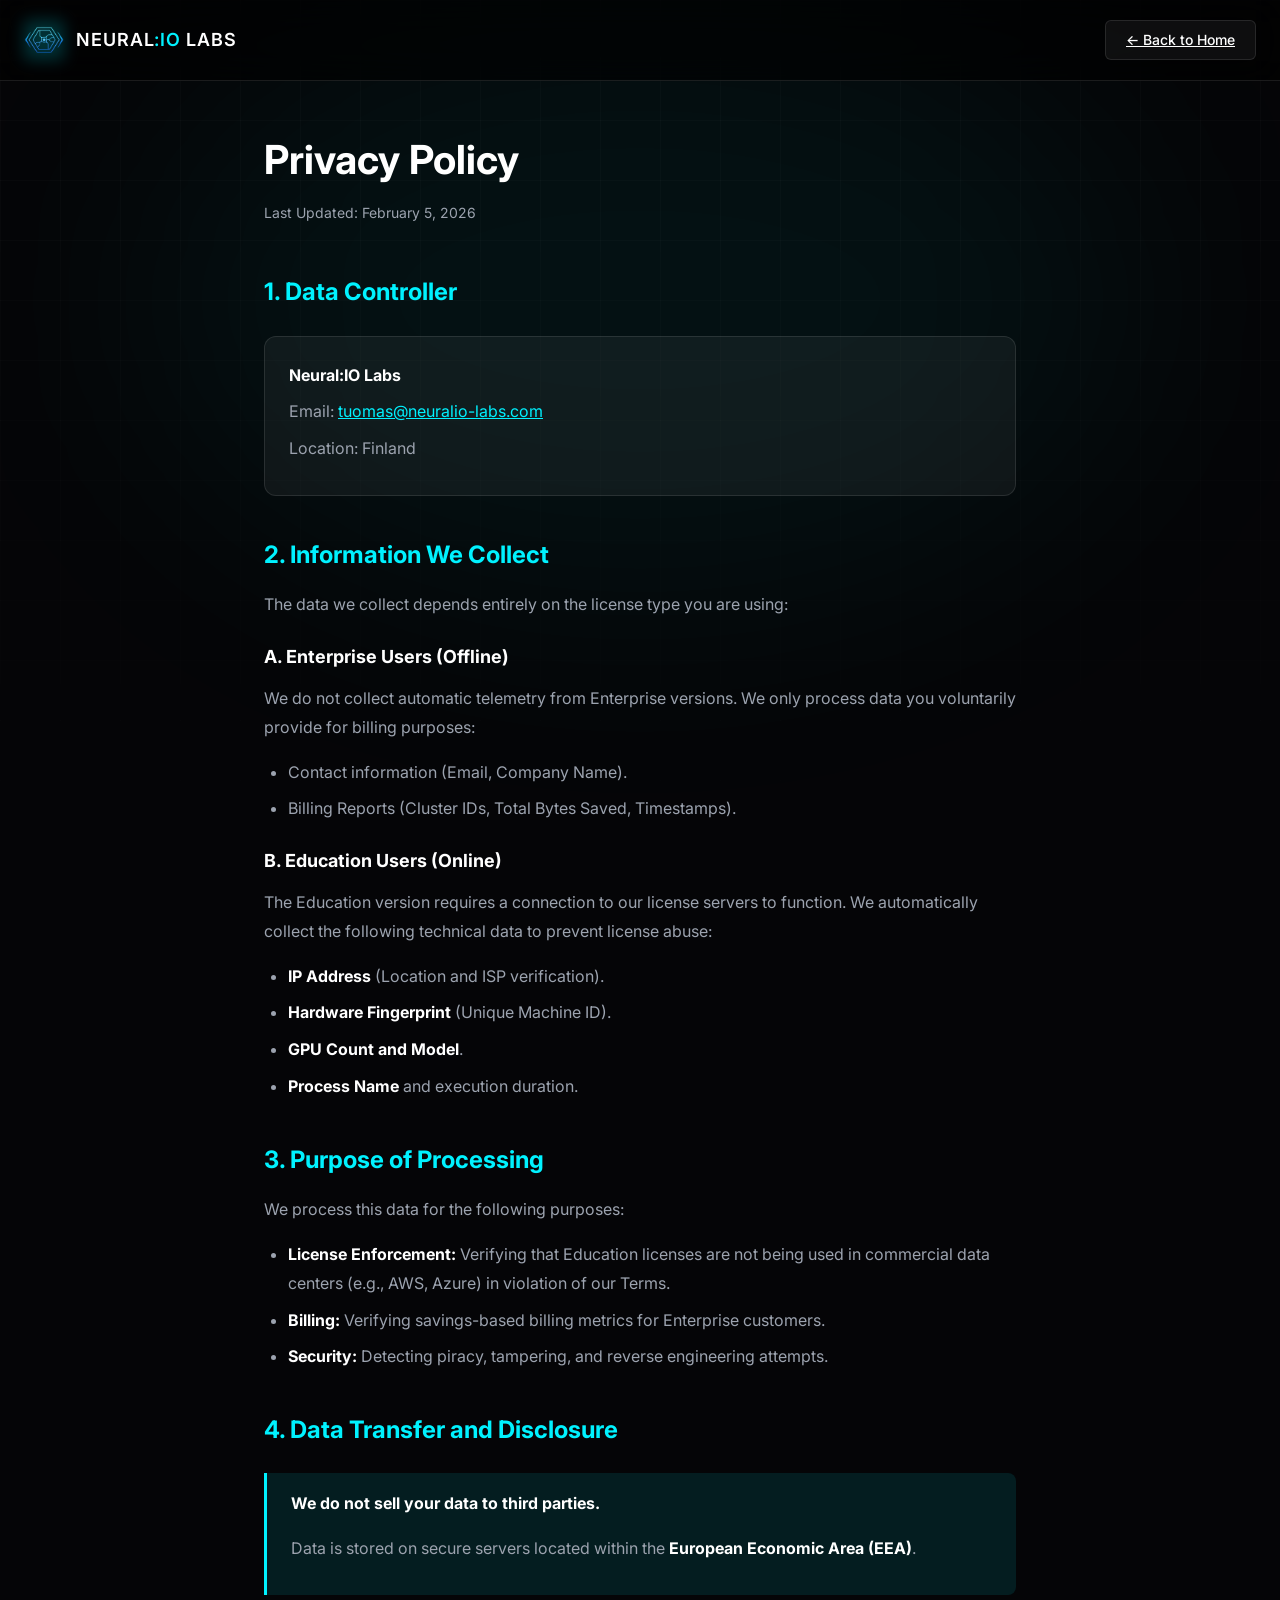
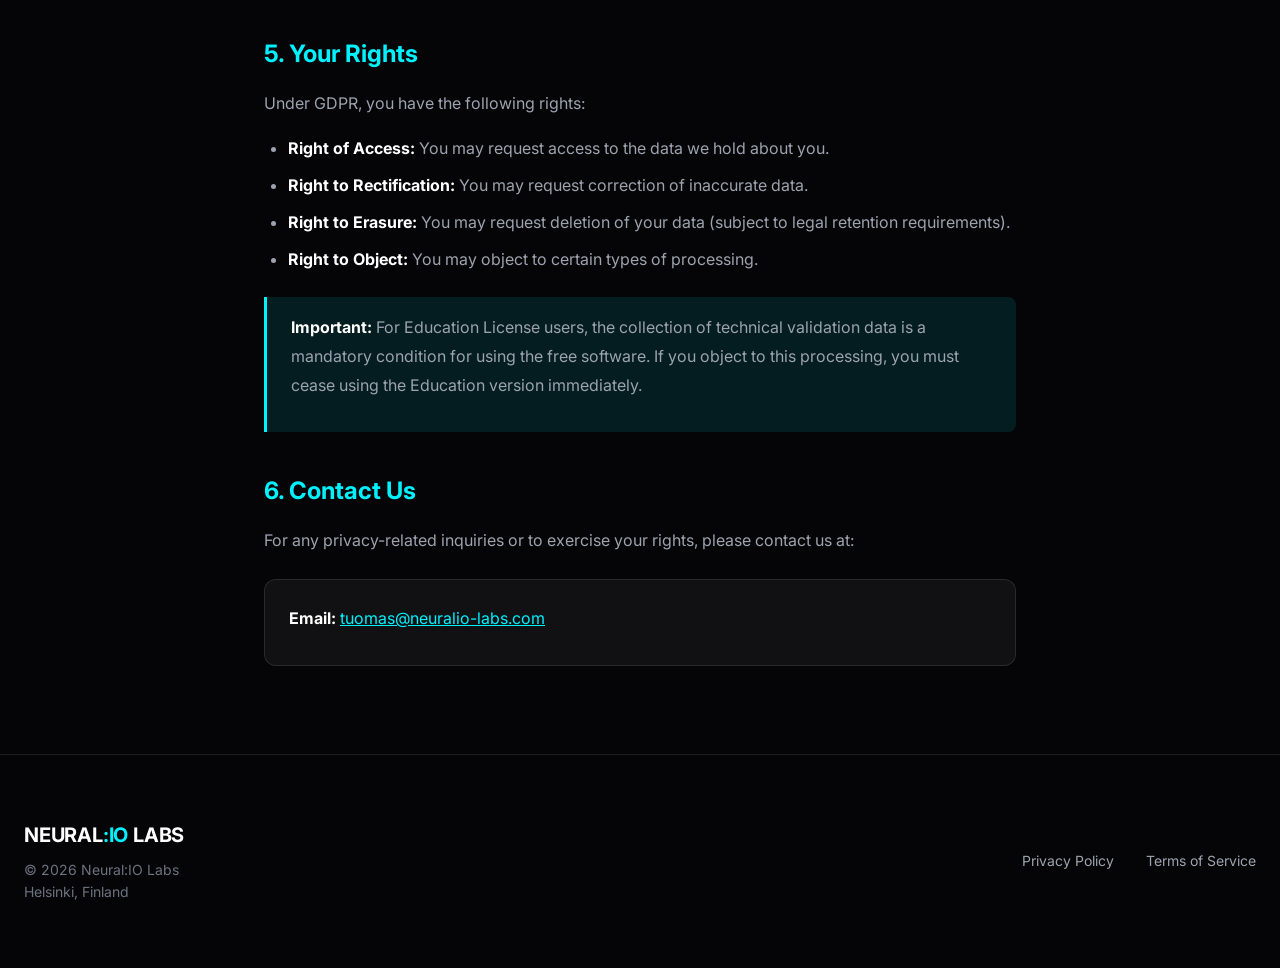
<file: privacy.html>
<!DOCTYPE html>
<html lang="en">

<head>
    <meta charset="UTF-8">
    <meta name="viewport" content="width=device-width, initial-scale=1.0">
    <meta name="description" content="Neural:IO Labs Privacy Policy - How we collect, use, and protect your data.">
    <title>Privacy Policy | Neural:IO Labs</title>
    <link rel="icon" type="image/png" href="assets/logo.png">
    <link rel="preconnect" href="https://fonts.googleapis.com">
    <link rel="preconnect" href="https://fonts.gstatic.com" crossorigin>
    <link href="https://fonts.googleapis.com/css2?family=Inter:wght@300;400;500;600;700&display=swap" rel="stylesheet">
    <link rel="stylesheet" href="css/style.css">
    <style>
        .legal-page {
            padding: 8rem 1.5rem 4rem;
            max-width: 800px;
            margin: 0 auto;
        }

        .legal-page h1 {
            font-size: 2.5rem;
            margin-bottom: 0.5rem;
        }

        .legal-page .updated {
            color: var(--color-text-muted);
            font-size: 0.875rem;
            margin-bottom: 3rem;
        }

        .legal-page h2 {
            font-size: 1.5rem;
            margin: 2.5rem 0 1rem;
            color: var(--color-cyan);
        }

        .legal-page h3 {
            font-size: 1.125rem;
            margin: 1.5rem 0 0.75rem;
        }

        .legal-page p,
        .legal-page li {
            color: var(--color-text-muted);
            line-height: 1.8;
            margin-bottom: 1rem;
        }

        .legal-page ul {
            margin-left: 1.5rem;
            margin-bottom: 1rem;
        }

        .legal-page li {
            margin-bottom: 0.5rem;
        }

        .legal-page strong {
            color: var(--color-text);
        }

        .legal-page .highlight {
            background: rgba(0, 242, 255, 0.1);
            border-left: 3px solid var(--color-cyan);
            padding: 1rem 1.5rem;
            margin: 1.5rem 0;
            border-radius: 0 0.5rem 0.5rem 0;
        }

        .legal-page .contact-box {
            background: var(--color-bg-card);
            border: 1px solid var(--color-border);
            padding: 1.5rem;
            border-radius: 0.75rem;
            margin: 1.5rem 0;
        }

        .legal-page .contact-box p {
            margin-bottom: 0.5rem;
        }

        .legal-page code {
            background: rgba(0, 242, 255, 0.1);
            padding: 0.125rem 0.375rem;
            border-radius: 0.25rem;
            font-family: var(--font-mono);
            font-size: 0.875rem;
            color: var(--color-cyan);
        }
    </style>
</head>

<body>
    <div class="bg-grid"></div>
    <div class="bg-glow"></div>

    <!-- Navigation -->
    <nav class="nav">
        <div class="nav-container">
            <a href="index.html" class="nav-logo">
                <div class="nav-logo-icon">
                    <div class="nav-logo-glow"></div>
                    <img src="assets/logo.png" alt="Neural:IO Labs Logo">
                </div>
                <span class="nav-logo-text">NEURAL<span>:IO</span> LABS</span>
            </a>
            <a href="index.html" class="nav-cta">← Back to Home</a>
        </div>
    </nav>

    <main class="legal-page">
        <h1>Privacy Policy</h1>
        <p class="updated">Last Updated: February 5, 2026</p>

        <h2>1. Data Controller</h2>
        <div class="contact-box">
            <p><strong>Neural:IO Labs</strong></p>
            <p>Email: <a href="mailto:tuomas@neuralio-labs.com"
                    style="color: var(--color-cyan);">tuomas@neuralio-labs.com</a></p>
            <p>Location: Finland</p>
        </div>

        <h2>2. Information We Collect</h2>
        <p>The data we collect depends entirely on the license type you are using:</p>

        <h3>A. Enterprise Users (Offline)</h3>
        <p>We do not collect automatic telemetry from Enterprise versions. We only process data you voluntarily provide
            for billing purposes:</p>
        <ul>
            <li>Contact information (Email, Company Name).</li>
            <li>Billing Reports (Cluster IDs, Total Bytes Saved, Timestamps).</li>
        </ul>

        <h3>B. Education Users (Online)</h3>
        <p>The Education version requires a connection to our license servers to function. We automatically collect the
            following technical data to prevent license abuse:</p>
        <ul>
            <li><strong>IP Address</strong> (Location and ISP verification).</li>
            <li><strong>Hardware Fingerprint</strong> (Unique Machine ID).</li>
            <li><strong>GPU Count and Model</strong>.</li>
            <li><strong>Process Name</strong> and execution duration.</li>
        </ul>

        <h2>3. Purpose of Processing</h2>
        <p>We process this data for the following purposes:</p>
        <ul>
            <li><strong>License Enforcement:</strong> Verifying that Education licenses are not being used in commercial
                data centers (e.g., AWS, Azure) in violation of our Terms.</li>
            <li><strong>Billing:</strong> Verifying savings-based billing metrics for Enterprise customers.</li>
            <li><strong>Security:</strong> Detecting piracy, tampering, and reverse engineering attempts.</li>
        </ul>

        <h2>4. Data Transfer and Disclosure</h2>
        <div class="highlight">
            <p><strong>We do not sell your data to third parties.</strong></p>
            <p>Data is stored on secure servers located within the <strong>European Economic Area (EEA)</strong>.</p>
        </div>

        <h2>5. Your Rights</h2>
        <p>Under GDPR, you have the following rights:</p>
        <ul>
            <li><strong>Right of Access:</strong> You may request access to the data we hold about you.</li>
            <li><strong>Right to Rectification:</strong> You may request correction of inaccurate data.</li>
            <li><strong>Right to Erasure:</strong> You may request deletion of your data (subject to legal retention
                requirements).</li>
            <li><strong>Right to Object:</strong> You may object to certain types of processing.</li>
        </ul>
        <div class="highlight">
            <p><strong>Important:</strong> For Education License users, the collection of technical validation data is a
                mandatory condition for using the free software. If you object to this processing, you must cease using
                the Education version immediately.</p>
        </div>

        <h2>6. Contact Us</h2>
        <p>For any privacy-related inquiries or to exercise your rights, please contact us at:</p>
        <div class="contact-box">
            <p><strong>Email:</strong> <a href="mailto:tuomas@neuralio-labs.com"
                    style="color: var(--color-cyan);">tuomas@neuralio-labs.com</a></p>
        </div>
    </main>

    <footer class="footer">
        <div class="footer-container">
            <div>
                <div class="footer-brand">NEURAL<span>:IO</span> LABS</div>
                <div class="footer-info">© 2026 Neural:IO Labs<br>Helsinki, Finland</div>
            </div>
            <div class="footer-links">
                <a href="privacy.html">Privacy Policy</a>
                <a href="terms.html">Terms of Service</a>
            </div>
        </div>
    </footer>

    <script src="js/main.js"></script>
</body>

</html>
</file>
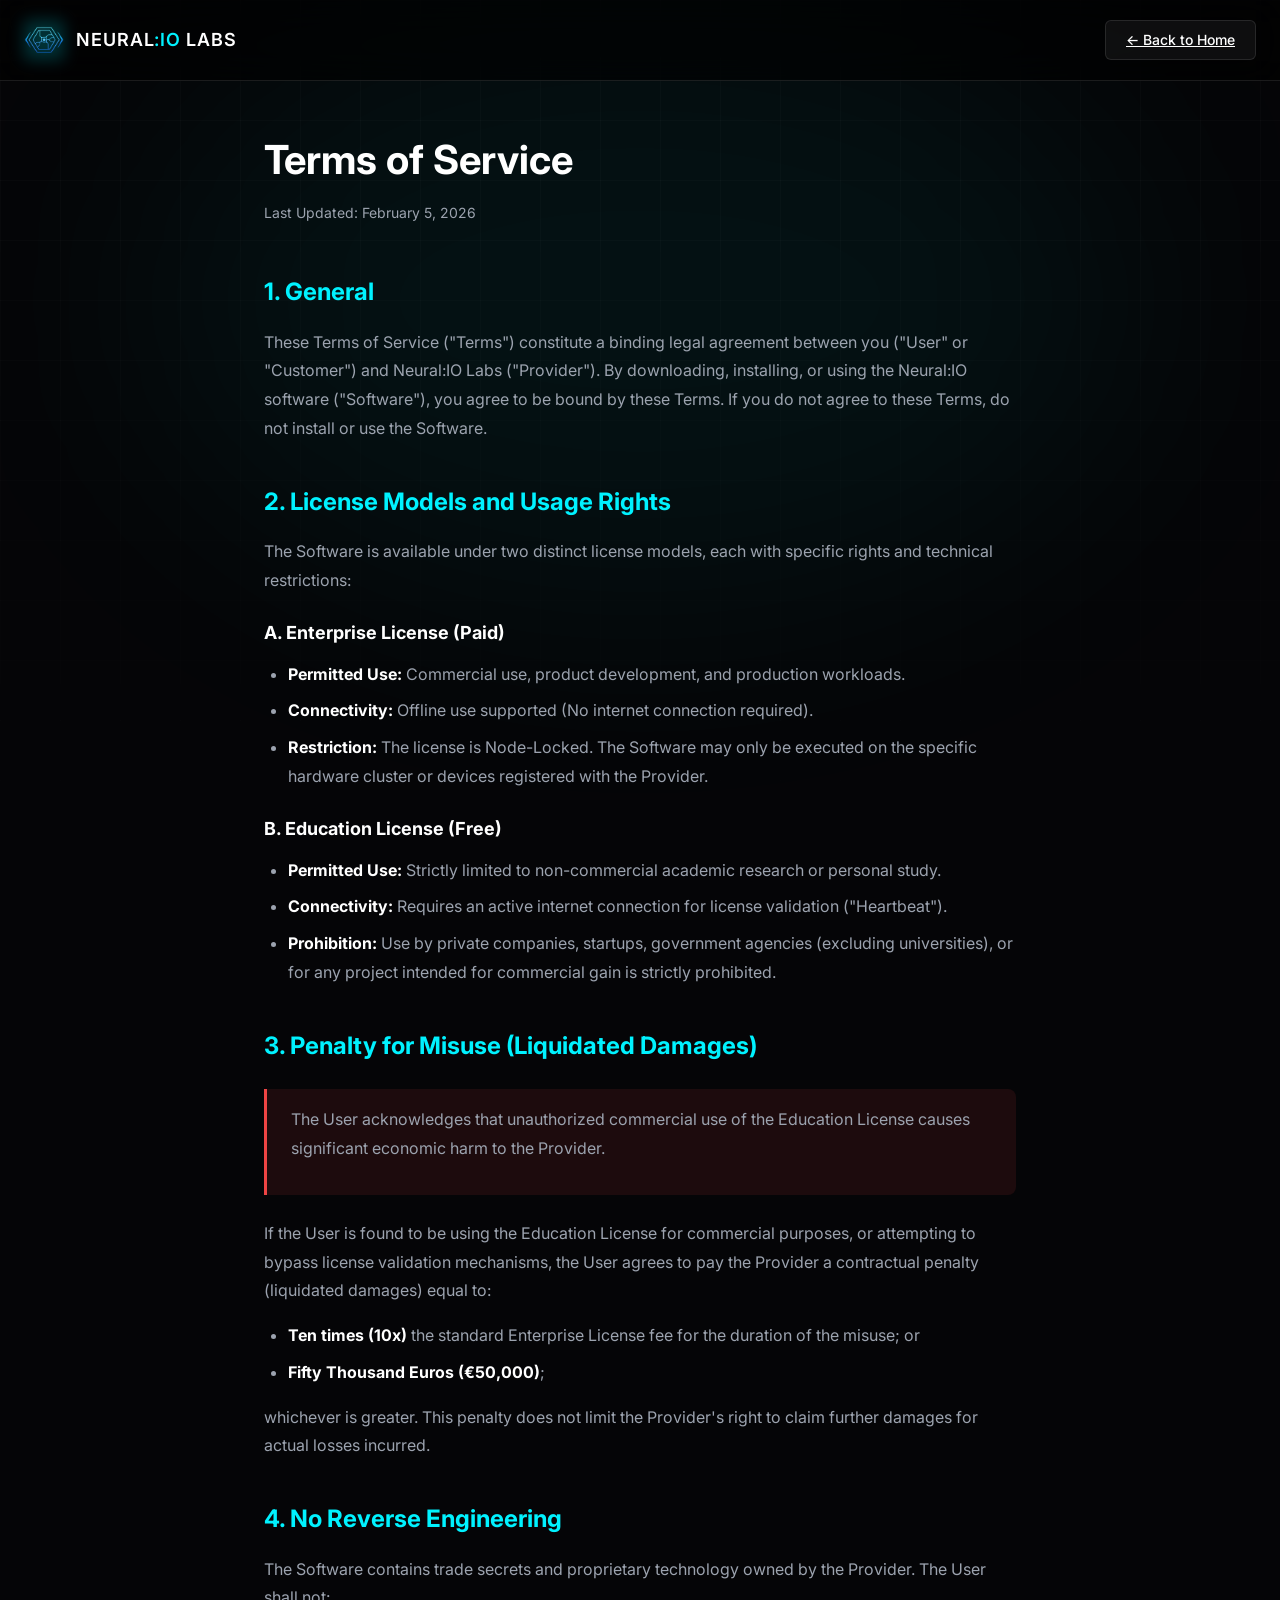
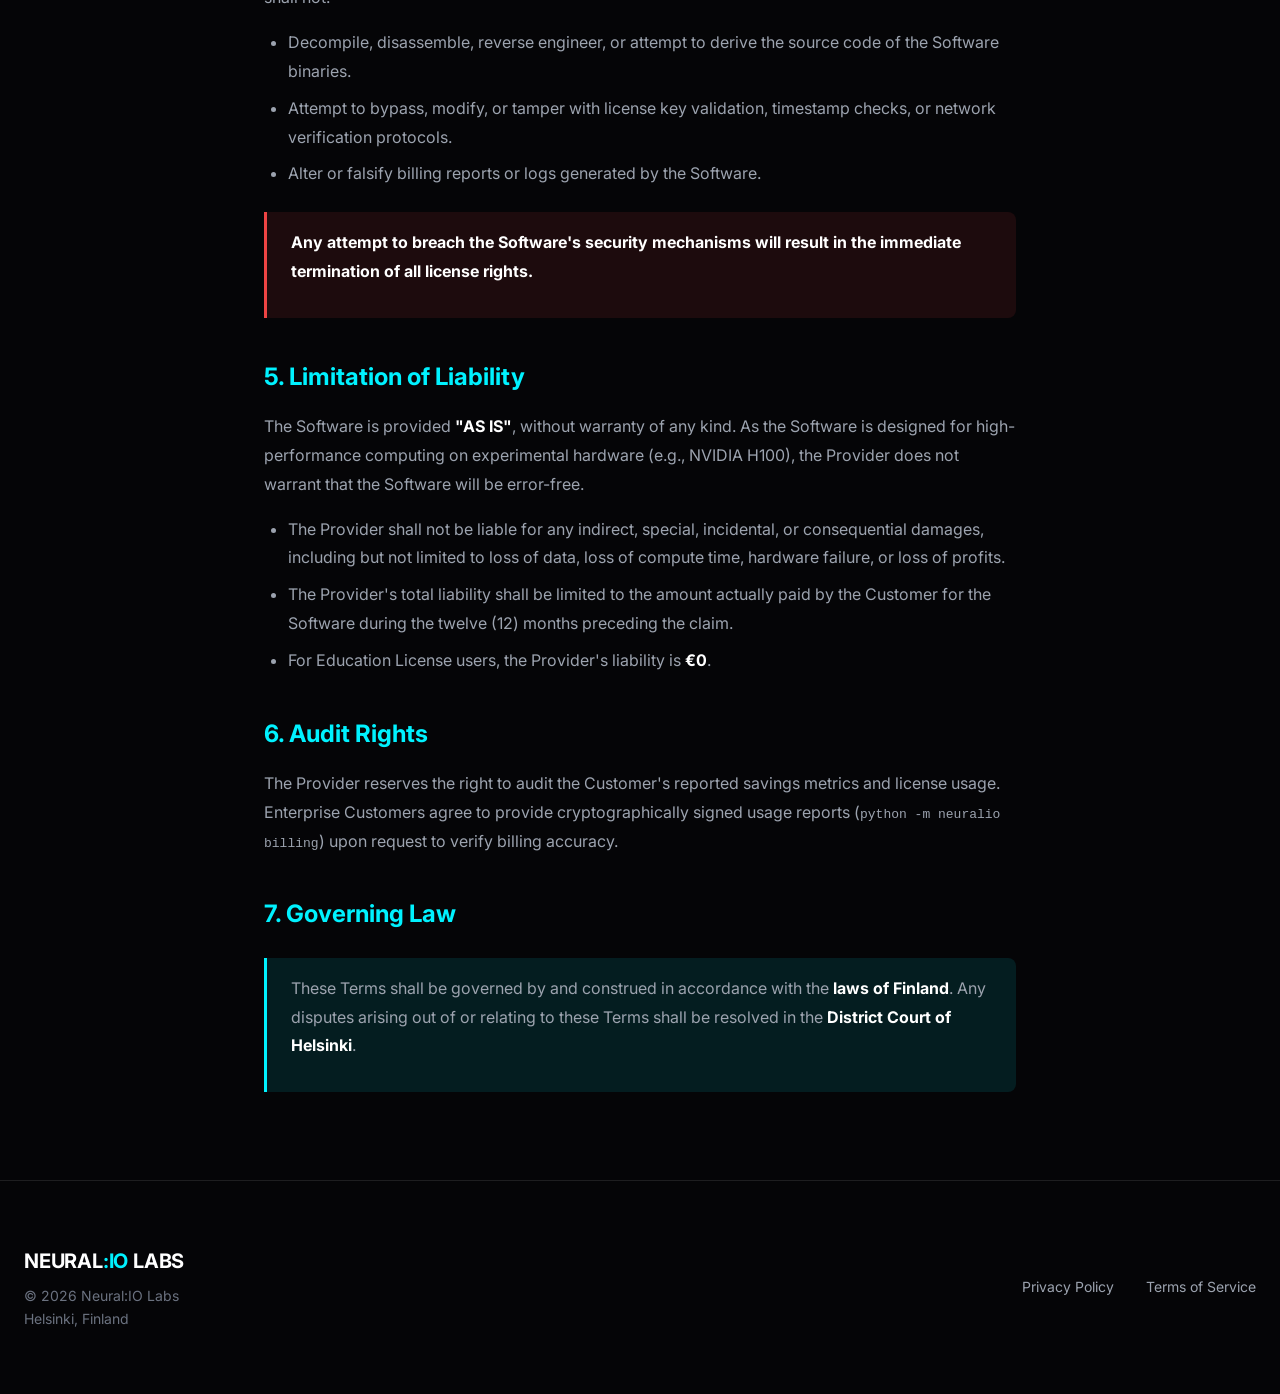
<file: terms.html>
<!DOCTYPE html>
<html lang="en">

<head>
    <meta charset="UTF-8">
    <meta name="viewport" content="width=device-width, initial-scale=1.0">
    <meta name="description"
        content="Neural:IO Labs Terms of Service - License agreements, usage rights, and legal terms for Neural:IO software.">
    <title>Terms of Service | Neural:IO Labs</title>
    <link rel="icon" type="image/png" href="assets/logo.png">
    <link rel="preconnect" href="https://fonts.googleapis.com">
    <link rel="preconnect" href="https://fonts.gstatic.com" crossorigin>
    <link href="https://fonts.googleapis.com/css2?family=Inter:wght@300;400;500;600;700&display=swap" rel="stylesheet">
    <link rel="stylesheet" href="css/style.css">
    <style>
        .legal-page {
            padding: 8rem 1.5rem 4rem;
            max-width: 800px;
            margin: 0 auto;
        }

        .legal-page h1 {
            font-size: 2.5rem;
            margin-bottom: 0.5rem;
        }

        .legal-page .updated {
            color: var(--color-text-muted);
            font-size: 0.875rem;
            margin-bottom: 3rem;
        }

        .legal-page h2 {
            font-size: 1.5rem;
            margin: 2.5rem 0 1rem;
            color: var(--color-cyan);
        }

        .legal-page h3 {
            font-size: 1.125rem;
            margin: 1.5rem 0 0.75rem;
        }

        .legal-page p,
        .legal-page li {
            color: var(--color-text-muted);
            line-height: 1.8;
            margin-bottom: 1rem;
        }

        .legal-page ul {
            margin-left: 1.5rem;
            margin-bottom: 1rem;
        }

        .legal-page li {
            margin-bottom: 0.5rem;
        }

        .legal-page strong {
            color: var(--color-text);
        }

        .legal-page .highlight {
            background: rgba(0, 242, 255, 0.1);
            border-left: 3px solid var(--color-cyan);
            padding: 1rem 1.5rem;
            margin: 1.5rem 0;
            border-radius: 0 0.5rem 0.5rem 0;
        }

        .legal-page .warning {
            background: rgba(239, 68, 68, 0.1);
            border-left: 3px solid #ef4444;
            padding: 1rem 1.5rem;
            margin: 1.5rem 0;
            border-radius: 0 0.5rem 0.5rem 0;
        }
    </style>
</head>

<body>
    <div class="bg-grid"></div>
    <div class="bg-glow"></div>

    <!-- Navigation -->
    <nav class="nav">
        <div class="nav-container">
            <a href="index.html" class="nav-logo">
                <div class="nav-logo-icon">
                    <div class="nav-logo-glow"></div>
                    <img src="assets/logo.png" alt="Neural:IO Labs Logo">
                </div>
                <span class="nav-logo-text">NEURAL<span>:IO</span> LABS</span>
            </a>
            <a href="index.html" class="nav-cta">← Back to Home</a>
        </div>
    </nav>

    <main class="legal-page">
        <h1>Terms of Service</h1>
        <p class="updated">Last Updated: February 5, 2026</p>

        <h2>1. General</h2>
        <p>These Terms of Service ("Terms") constitute a binding legal agreement between you ("User" or "Customer") and
            Neural:IO Labs ("Provider"). By downloading, installing, or using the Neural:IO software ("Software"), you
            agree to be bound by these Terms. If you do not agree to these Terms, do not install or use the Software.
        </p>

        <h2>2. License Models and Usage Rights</h2>
        <p>The Software is available under two distinct license models, each with specific rights and technical
            restrictions:</p>

        <h3>A. Enterprise License (Paid)</h3>
        <ul>
            <li><strong>Permitted Use:</strong> Commercial use, product development, and production workloads.</li>
            <li><strong>Connectivity:</strong> Offline use supported (No internet connection required).</li>
            <li><strong>Restriction:</strong> The license is Node-Locked. The Software may only be executed on the
                specific hardware cluster or devices registered with the Provider.</li>
        </ul>

        <h3>B. Education License (Free)</h3>
        <ul>
            <li><strong>Permitted Use:</strong> Strictly limited to non-commercial academic research or personal study.
            </li>
            <li><strong>Connectivity:</strong> Requires an active internet connection for license validation
                ("Heartbeat").</li>
            <li><strong>Prohibition:</strong> Use by private companies, startups, government agencies (excluding
                universities), or for any project intended for commercial gain is strictly prohibited.</li>
        </ul>

        <h2>3. Penalty for Misuse (Liquidated Damages)</h2>
        <div class="warning">
            <p>The User acknowledges that unauthorized commercial use of the Education License causes significant
                economic harm to the Provider.</p>
        </div>
        <p>If the User is found to be using the Education License for commercial purposes, or attempting to bypass
            license validation mechanisms, the User agrees to pay the Provider a contractual penalty (liquidated
            damages) equal to:</p>
        <ul>
            <li><strong>Ten times (10x)</strong> the standard Enterprise License fee for the duration of the misuse; or
            </li>
            <li><strong>Fifty Thousand Euros (€50,000)</strong>;</li>
        </ul>
        <p>whichever is greater. This penalty does not limit the Provider's right to claim further damages for actual
            losses incurred.</p>

        <h2>4. No Reverse Engineering</h2>
        <p>The Software contains trade secrets and proprietary technology owned by the Provider. The User shall not:</p>
        <ul>
            <li>Decompile, disassemble, reverse engineer, or attempt to derive the source code of the Software binaries.
            </li>
            <li>Attempt to bypass, modify, or tamper with license key validation, timestamp checks, or network
                verification protocols.</li>
            <li>Alter or falsify billing reports or logs generated by the Software.</li>
        </ul>
        <div class="warning">
            <p><strong>Any attempt to breach the Software's security mechanisms will result in the immediate termination
                    of all license rights.</strong></p>
        </div>

        <h2>5. Limitation of Liability</h2>
        <p>The Software is provided <strong>"AS IS"</strong>, without warranty of any kind. As the Software is designed
            for high-performance computing on experimental hardware (e.g., NVIDIA H100), the Provider does not warrant
            that the Software will be error-free.</p>
        <ul>
            <li>The Provider shall not be liable for any indirect, special, incidental, or consequential damages,
                including but not limited to loss of data, loss of compute time, hardware failure, or loss of profits.
            </li>
            <li>The Provider's total liability shall be limited to the amount actually paid by the Customer for the
                Software during the twelve (12) months preceding the claim.</li>
            <li>For Education License users, the Provider's liability is <strong>€0</strong>.</li>
        </ul>

        <h2>6. Audit Rights</h2>
        <p>The Provider reserves the right to audit the Customer's reported savings metrics and license usage.
            Enterprise Customers agree to provide cryptographically signed usage reports
            (<code>python -m neuralio billing</code>) upon request to verify billing accuracy.</p>

        <h2>7. Governing Law</h2>
        <div class="highlight">
            <p>These Terms shall be governed by and construed in accordance with the <strong>laws of Finland</strong>.
                Any disputes arising out of or relating to these Terms shall be resolved in the <strong>District Court
                    of Helsinki</strong>.</p>
        </div>
    </main>

    <footer class="footer">
        <div class="footer-container">
            <div>
                <div class="footer-brand">NEURAL<span>:IO</span> LABS</div>
                <div class="footer-info">© 2026 Neural:IO Labs<br>Helsinki, Finland</div>
            </div>
            <div class="footer-links">
                <a href="privacy.html">Privacy Policy</a>
                <a href="terms.html">Terms of Service</a>
            </div>
        </div>
    </footer>

    <script src="js/main.js"></script>
</body>

</html>
</file>
<file: css/style.css>
/* ============================================
   NEURAL:IO LABS - Premium Website Styles
   ============================================ */

/* === CSS Variables === */
:root {
    --color-bg: #050507;
    --color-bg-card: rgba(255, 255, 255, 0.05);
    --color-border: rgba(255, 255, 255, 0.1);
    --color-cyan: #00F2FF;
    --color-cyan-dark: #003840;
    --color-cyan-glow: rgba(0, 242, 255, 0.3);
    --color-text: #ffffff;
    --color-text-muted: #9ca3af;
    --color-text-dimmed: #6b7280;
    --font-sans: 'Inter', -apple-system, BlinkMacSystemFont, 'Segoe UI', sans-serif;
    --font-mono: 'JetBrains Mono', 'Fira Code', monospace;
    --transition-fast: 150ms ease;
    --transition-normal: 300ms ease;
    --shadow-glow: 0 0 40px var(--color-cyan-glow);
    --shadow-card: 0 4px 24px rgba(0, 0, 0, 0.4);
}

/* === Reset & Base === */
*,
*::before,
*::after {
    box-sizing: border-box;
    margin: 0;
    padding: 0;
}

html {
    scroll-behavior: smooth;
    -webkit-font-smoothing: antialiased;
    -moz-osx-font-smoothing: grayscale;
}

body {
    font-family: var(--font-sans);
    background-color: var(--color-bg);
    color: var(--color-text);
    line-height: 1.6;
    overflow-x: hidden;
}

::selection {
    background: rgba(0, 242, 255, 0.3);
}

/* === Scrollbar === */
::-webkit-scrollbar {
    width: 6px;
}

::-webkit-scrollbar-track {
    background: var(--color-bg);
}

::-webkit-scrollbar-thumb {
    background: #222;
    border-radius: 3px;
}

::-webkit-scrollbar-thumb:hover {
    background: var(--color-cyan);
}

/* === Background Effects === */
.bg-grid {
    position: fixed;
    inset: 0;
    z-index: -1;
    pointer-events: none;
    background-size: 60px 60px;
    background-image:
        linear-gradient(to right, rgba(255, 255, 255, 0.02) 1px, transparent 1px),
        linear-gradient(to bottom, rgba(255, 255, 255, 0.02) 1px, transparent 1px);
    mask-image: linear-gradient(to bottom, black 20%, transparent 100%);
    -webkit-mask-image: linear-gradient(to bottom, black 20%, transparent 100%);
}

.bg-glow {
    position: fixed;
    top: 0;
    left: 50%;
    transform: translateX(-50%);
    width: 1000px;
    height: 600px;
    background: rgba(0, 242, 255, 0.05);
    filter: blur(120px);
    border-radius: 50%;
    z-index: -1;
    pointer-events: none;
}

/* === Typography === */
.text-gradient {
    background: linear-gradient(135deg, #fff 0%, var(--color-cyan) 100%);
    -webkit-background-clip: text;
    -webkit-text-fill-color: transparent;
    background-clip: text;
}

.glow-text {
    text-shadow: var(--shadow-glow);
}

.font-mono {
    font-family: var(--font-mono);
}

/* === Navigation === */
.nav {
    position: fixed;
    top: 0;
    left: 0;
    right: 0;
    z-index: 50;
    backdrop-filter: blur(20px);
    -webkit-backdrop-filter: blur(20px);
    border-bottom: 1px solid var(--color-border);
    background: rgba(0, 0, 0, 0.6);
}

.nav-container {
    max-width: 1280px;
    margin: 0 auto;
    padding: 0 1.5rem;
    height: 80px;
    display: flex;
    justify-content: space-between;
    align-items: center;
}

.nav-logo {
    display: flex;
    align-items: center;
    gap: 0.75rem;
    cursor: pointer;
    text-decoration: none;
}

.nav-logo-icon {
    position: relative;
    width: 40px;
    height: 40px;
    display: flex;
    align-items: center;
    justify-content: center;
}

.nav-logo-glow {
    position: absolute;
    inset: 0;
    background: var(--color-cyan);
    opacity: 0.2;
    filter: blur(8px);
    transition: opacity var(--transition-normal);
}

.nav-logo:hover .nav-logo-glow {
    opacity: 1;
}

.nav-logo-icon img {
    width: 40px;
    height: 40px;
    position: relative;
    z-index: 1;
    object-fit: contain;
}

.nav-logo-text {
    font-size: 1.125rem;
    font-weight: 600;
    letter-spacing: 0.05em;
    color: #ffffff;
}

.nav-logo-text span {
    color: var(--color-cyan);
}

.nav-links {
    display: none;
    gap: 2rem;
    font-size: 0.875rem;
    font-weight: 500;
}

.nav-links a {
    color: var(--color-text-muted);
    text-decoration: none;
    transition: color var(--transition-fast);
}

.nav-links a:hover {
    color: var(--color-text);
}

.nav-links.active {
    display: flex;
    flex-direction: column;
    position: absolute;
    top: 80px;
    left: 0;
    right: 0;
    background: rgba(0, 0, 0, 0.95);
    backdrop-filter: blur(20px);
    -webkit-backdrop-filter: blur(20px);
    padding: 2rem;
    border-bottom: 1px solid var(--color-border);
    animation: slideDown 0.3s ease forwards;
}

@keyframes slideDown {
    from { opacity: 0; transform: translateY(-10px); }
    to { opacity: 1; transform: translateY(0); }
}

.nav-cta {
    padding: 0.5rem 1.25rem;
    font-size: 0.875rem;
    font-weight: 500;
    border: 1px solid var(--color-border);
    background: var(--color-bg-card);
    color: var(--color-text);
    border-radius: 6px;
    cursor: pointer;
    transition: all var(--transition-fast);
}

.nav-cta:hover {
    background: var(--color-text);
    color: var(--color-bg);
    border-color: var(--color-text);
}

/* Mobile menu toggle */
.nav-mobile-toggle {
    display: flex;
    flex-direction: column;
    gap: 5px;
    background: none;
    border: none;
    cursor: pointer;
    padding: 0.5rem;
}

.nav-mobile-toggle span {
    width: 24px;
    height: 2px;
    background: var(--color-text);
    transition: all var(--transition-fast);
}

/* === Hero Section === */
.hero {
    padding: 10rem 1.5rem 5rem;
    max-width: 1280px;
    margin: 0 auto;
    text-align: center;
}

.hero-badge {
    display: inline-flex;
    align-items: center;
    gap: 0.5rem;
    padding: 0.25rem 0.75rem;
    border-radius: 9999px;
    border: 1px solid var(--color-border);
    background: var(--color-bg-card);
    font-size: 0.75rem;
    font-family: var(--font-mono);
    color: var(--color-cyan);
    margin-bottom: 2rem;
}

.hero-badge-dot {
    width: 6px;
    height: 6px;
    border-radius: 50%;
    background: var(--color-cyan);
    animation: pulse 2s infinite;
}

@keyframes pulse {

    0%,
    100% {
        opacity: 1;
    }

    50% {
        opacity: 0.5;
    }
}

.hero-title {
    font-size: clamp(2.5rem, 8vw, 4.5rem);
    font-weight: 700;
    line-height: 1.1;
    letter-spacing: -0.02em;
    margin-bottom: 2rem;
}

.hero-subtitle {
    font-size: 1.25rem;
    color: var(--color-text-muted);
    max-width: 640px;
    margin: 0 auto 3rem;
    font-weight: 300;
    line-height: 1.7;
}

.hero-subtitle strong {
    color: var(--color-text);
    font-weight: 500;
}

.hero-actions {
    display: flex;
    flex-direction: column;
    gap: 1rem;
    justify-content: center;
    align-items: center;
    margin-bottom: 6rem;
}

.btn-primary {
    padding: 1rem 2rem;
    background: var(--color-text);
    color: var(--color-bg);
    font-weight: 600;
    font-size: 1.125rem;
    border: none;
    border-radius: 8px;
    cursor: pointer;
    transition: all var(--transition-fast);
    box-shadow: 0 0 30px rgba(255, 255, 255, 0.1);
    width: 100%;
    max-width: 300px;
}

.btn-primary:hover {
    background: #e5e5e5;
    transform: translateY(-2px);
}

.btn-secondary {
    padding: 1rem 2rem;
    background: transparent;
    color: var(--color-text);
    font-weight: 500;
    font-size: 1.125rem;
    border: 1px solid var(--color-border);
    border-radius: 8px;
    cursor: pointer;
    transition: all var(--transition-fast);
    width: 100%;
    max-width: 300px;
}

.btn-secondary:hover {
    background: var(--color-bg-card);
}

/* === Metrics Grid === */
.metrics {
    display: grid;
    grid-template-columns: 1fr;
    gap: 1.5rem;
}

.metric-card {
    padding: 2rem;
    border-radius: 1rem;
    background: var(--color-bg-card);
    border: 1px solid var(--color-border);
    transition: border-color var(--transition-normal);
    text-align: left;
}

.metric-card:hover {
    border-color: rgba(0, 242, 255, 0.2);
}

.metric-header {
    display: flex;
    justify-content: space-between;
    align-items: flex-start;
    margin-bottom: 1rem;
}

.metric-label {
    font-size: 0.75rem;
    font-family: var(--font-mono);
    text-transform: uppercase;
    letter-spacing: 0.1em;
    color: var(--color-text-dimmed);
}

.metric-icon {
    width: 20px;
    height: 20px;
    color: var(--color-text-dimmed);
    transition: color var(--transition-fast);
}

.metric-card:hover .metric-icon {
    color: var(--color-cyan);
}

.metric-value {
    font-size: 3rem;
    font-weight: 700;
    margin-bottom: 0.5rem;
    letter-spacing: -0.02em;
}

.metric-value span {
    font-size: 1.5rem;
    font-weight: 400;
    color: var(--color-text-dimmed);
}

.metric-description {
    font-size: 0.875rem;
    color: var(--color-text-muted);
    line-height: 1.6;
}

/* === Technology Section === */
.technology {
    padding: 6rem 0;
    background: rgba(0, 0, 0, 0.4);
    border-top: 1px solid var(--color-border);
    border-bottom: 1px solid var(--color-border);
}

.technology-container {
    max-width: 960px;
    margin: 0 auto;
    padding: 0 1.5rem;
}

.technology-header {
    display: flex;
    flex-direction: column;
    gap: 1.5rem;
    margin-bottom: 3rem;
}

.technology-title {
    font-size: 1.875rem;
    font-weight: 600;
}

.technology-subtitle {
    color: var(--color-text-muted);
}

.technology-log {
    display: flex;
    align-items: center;
    gap: 0.75rem;
    font-size: 0.75rem;
    font-family: var(--font-mono);
    color: var(--color-text-dimmed);
    border: 1px solid var(--color-border);
    padding: 0.5rem 1rem;
    border-radius: 6px;
    background: var(--color-bg);
    width: fit-content;
}

.technology-log-dot {
    width: 8px;
    height: 8px;
    border-radius: 50%;
    background: rgba(0, 242, 255, 0.5);
    animation: pulse 2s infinite;
}

/* Terminal */
.terminal {
    border-radius: 0.75rem;
    overflow: hidden;
    border: 1px solid var(--color-border);
    background: #0A0A0A;
    box-shadow: var(--shadow-card);
    position: relative;
}

.terminal::before {
    content: '';
    position: absolute;
    inset: 0;
    background: linear-gradient(135deg, rgba(255, 255, 255, 0.05), transparent);
    pointer-events: none;
}

.terminal-header {
    display: flex;
    align-items: center;
    padding: 0.75rem 1rem;
    background: #111;
    border-bottom: 1px solid var(--color-border);
}

.terminal-dots {
    display: flex;
    gap: 0.5rem;
}

.terminal-dot {
    width: 12px;
    height: 12px;
    border-radius: 50%;
}

.terminal-dot.red {
    background: rgba(239, 68, 68, 0.8);
}

.terminal-dot.yellow {
    background: rgba(234, 179, 8, 0.8);
}

.terminal-dot.green {
    background: rgba(34, 197, 94, 0.8);
}

.terminal-title {
    margin: 0 auto;
    font-size: 0.75rem;
    font-family: var(--font-mono);
    color: var(--color-text-dimmed);
}

.terminal-body {
    padding: 1.5rem;
    font-family: var(--font-mono);
    font-size: 0.75rem;
    line-height: 1.6;
    overflow-x: auto;
}

.terminal-line {
    display: flex;
    gap: 1rem;
    margin-bottom: 0.75rem;
}

.terminal-prompt {
    color: #22c55e;
}

.terminal-command {
    opacity: 0.5;
}

.terminal-label {
    min-width: 80px;
}

.terminal-label.blue {
    color: #3b82f6;
}

.terminal-label.gray {
    color: var(--color-text-dimmed);
}

.terminal-label.green {
    color: #22c55e;
}

.terminal-value {
    color: var(--color-text-muted);
}

.terminal-value.cyan {
    color: var(--color-cyan);
}

.terminal-value.white {
    color: var(--color-text);
}

.terminal-value.green {
    color: #22c55e;
}

.terminal-value.bold {
    font-weight: 700;
    color: var(--color-text);
}

.terminal-progress {
    position: relative;
    width: 100%;
    max-width: 400px;
    height: 6px;
    background: #1f1f1f;
    border-radius: 3px;
    overflow: hidden;
    margin: 0.5rem 0;
}

.terminal-progress-bar {
    position: absolute;
    inset: 0;
    background: var(--color-cyan);
    width: 0;
    animation: progress 1.2s ease-out forwards;
}

@keyframes progress {
    to {
        width: 100%;
    }
}

/* === Pricing Section === */
.pricing {
    padding: 8rem 1.5rem;
    max-width: 1280px;
    margin: 0 auto;
}

.pricing-header {
    text-align: center;
    margin-bottom: 5rem;
}

.pricing-title {
    font-size: 2.5rem;
    font-weight: 600;
    margin-bottom: 1.5rem;
}

.pricing-subtitle {
    font-size: 1.25rem;
    color: var(--color-text-muted);
    max-width: 640px;
    margin: 0 auto;
}

.pricing-grid {
    display: grid;
    grid-template-columns: 1fr;
    gap: 2rem;
    max-width: 900px;
    margin: 0 auto;
}

.pricing-card {
    padding: 2.5rem;
    border-radius: 1.5rem;
    background: var(--color-bg-card);
    border: 1px solid var(--color-border);
    display: flex;
    flex-direction: column;
    position: relative;
    overflow: visible;
    transition: background var(--transition-normal);
}

.pricing-card:hover {
    background: rgba(255, 255, 255, 0.08);
}

.pricing-card.featured {
    background: linear-gradient(180deg, rgba(0, 56, 64, 0.3), var(--color-bg));
    border-color: rgba(0, 242, 255, 0.3);
}

.pricing-badge {
    position: absolute;
    top: 1rem;
    right: 1rem;
    font-size: 0.625rem;
    font-weight: 700;
    letter-spacing: 0.1em;
    text-transform: uppercase;
    padding: 0.25rem 0.75rem;
    border-radius: 9999px;
    background: rgba(234, 179, 8, 0.1);
    color: #eab308;
    border: 1px solid rgba(234, 179, 8, 0.2);
}

.pricing-card.featured .pricing-badge {
    position: absolute;
    top: -12px;
    left: 50%;
    transform: translateX(-50%);
    background: var(--color-cyan);
    color: var(--color-bg);
    box-shadow: 0 0 20px rgba(0, 242, 255, 0.2);
    border: none;
}

.pricing-name {
    font-size: 1.5rem;
    font-weight: 700;
    margin-bottom: 0.5rem;
}

.pricing-description {
    font-size: 0.875rem;
    color: var(--color-text-muted);
    margin-bottom: 2rem;
}

.pricing-card.featured .pricing-description {
    color: rgba(0, 242, 255, 0.6);
}

.pricing-price {
    font-size: 3rem;
    font-weight: 700;
    margin-bottom: 2rem;
}

.pricing-card.featured .pricing-price {
    color: var(--color-cyan);
}

.pricing-price span {
    font-size: 1rem;
    font-weight: 400;
    color: var(--color-text-muted);
}

.pricing-note {
    font-size: 0.875rem;
    color: var(--color-text-muted);
    margin-bottom: 1.5rem;
}

.pricing-features {
    list-style: none;
    margin-bottom: 2.5rem;
    flex-grow: 1;
}

.pricing-features li {
    display: flex;
    align-items: center;
    gap: 0.75rem;
    margin-bottom: 1rem;
    color: var(--color-text-muted);
}

.pricing-features li::before {
    content: '✓';
    color: var(--color-cyan);
}

.pricing-btn {
    width: 100%;
    padding: 1rem;
    font-size: 0.875rem;
    font-weight: 600;
    border-radius: 0.75rem;
    cursor: pointer;
    transition: all var(--transition-fast);
    text-align: center;
    text-decoration: none;
}

.pricing-btn.outline {
    background: transparent;
    border: 1px solid rgba(255, 255, 255, 0.2);
    color: var(--color-text);
}

.pricing-btn.outline:hover {
    background: var(--color-text);
    color: var(--color-bg);
}

.pricing-btn.primary {
    background: var(--color-cyan);
    border: none;
    color: var(--color-bg);
    box-shadow: 0 0 20px rgba(0, 242, 255, 0.2);
}

.pricing-btn.primary:hover {
    background: #00dbe6;
}

/* === Footer === */
.footer {
    border-top: 1px solid var(--color-border);
    padding: 4rem 1.5rem;
}

.footer-container {
    max-width: 1280px;
    margin: 0 auto;
    display: flex;
    flex-direction: column;
    gap: 2rem;
    align-items: center;
    text-align: center;
}

.footer-brand {
    font-size: 1.25rem;
    font-weight: 700;
    letter-spacing: -0.01em;
    margin-bottom: 0.5rem;
}

.footer-brand span {
    color: var(--color-cyan);
}

.footer-info {
    font-size: 0.875rem;
    color: var(--color-text-dimmed);
    line-height: 1.6;
}

.footer-links {
    display: flex;
    gap: 2rem;
}

.footer-links a,
.footer-links button {
    font-size: 0.875rem;
    color: var(--color-text-muted);
    text-decoration: none;
    background: none;
    border: none;
    cursor: pointer;
    transition: color var(--transition-fast);
}

.footer-links a:hover,
.footer-links button:hover {
    color: var(--color-text);
}

/* === Modal === */
.modal {
    position: fixed;
    inset: 0;
    z-index: 100;
    display: none;
    align-items: center;
    justify-content: center;
}

.modal.active {
    display: flex;
}

.modal-backdrop {
    position: absolute;
    inset: 0;
    background: rgba(0, 0, 0, 0.8);
    backdrop-filter: blur(4px);
}

.modal-content {
    position: relative;
    width: 100%;
    max-width: 420px;
    margin: 1rem;
    background: #0A0A0A;
    border: 1px solid var(--color-border);
    border-radius: 1rem;
    padding: 2rem;
    box-shadow: var(--shadow-card);
}

.modal-title {
    font-size: 1.5rem;
    font-weight: 700;
    margin-bottom: 0.5rem;
}

.modal-subtitle {
    font-size: 0.875rem;
    color: var(--color-text-muted);
    margin-bottom: 1.5rem;
}

.modal-email {
    background: var(--color-bg-card);
    border: 1px solid var(--color-border);
    border-radius: 0.5rem;
    padding: 1rem;
    display: flex;
    align-items: center;
    justify-content: space-between;
    gap: 1rem;
    margin-bottom: 1.5rem;
    cursor: pointer;
    transition: border-color var(--transition-fast);
}

.modal-email:hover {
    border-color: rgba(0, 242, 255, 0.3);
}

.modal-email code {
    font-family: var(--font-mono);
    font-size: 0.875rem;
    color: var(--color-cyan);
    word-break: break-all;
}

.modal-email svg {
    width: 16px;
    height: 16px;
    color: var(--color-text-dimmed);
    flex-shrink: 0;
    transition: color var(--transition-fast);
}

.modal-email:hover svg {
    color: var(--color-text);
}

.modal-actions {
    display: flex;
    gap: 0.75rem;
}

.modal-actions a,
.modal-actions button {
    flex: 1;
    padding: 0.75rem;
    font-size: 0.875rem;
    font-weight: 600;
    border-radius: 0.5rem;
    cursor: pointer;
    text-align: center;
    text-decoration: none;
    transition: all var(--transition-fast);
}

.modal-btn-primary {
    background: var(--color-text);
    color: var(--color-bg);
    border: none;
}

.modal-btn-primary:hover {
    background: #e5e5e5;
}

.modal-btn-secondary {
    background: transparent;
    border: 1px solid var(--color-border);
    color: var(--color-text);
}

.modal-btn-secondary:hover {
    background: var(--color-bg-card);
}

.modal-feedback {
    position: absolute;
    bottom: 1rem;
    left: 50%;
    transform: translateX(-50%);
    font-size: 0.75rem;
    color: #22c55e;
    opacity: 0;
    transition: opacity var(--transition-fast);
    pointer-events: none;
}

.modal-feedback.visible {
    opacity: 1;
}

/* === Responsive === */
@media (min-width: 640px) {
    .hero-actions {
        flex-direction: row;
    }

    .btn-primary,
    .btn-secondary {
        width: auto;
    }

    .terminal-body {
        padding: 2rem;
        font-size: 0.875rem;
        line-height: 1.8;
    }
}

@media (min-width: 768px) {
    .nav-links {
        display: flex;
        position: static;
        flex-direction: row;
        background: transparent;
        padding: 0;
        border: none;
        animation: none;
    }

    .nav-mobile-toggle {
        display: none;
    }

    .metrics {
        grid-template-columns: repeat(3, 1fr);
    }

    .technology-header {
        flex-direction: row;
        justify-content: space-between;
        align-items: flex-end;
    }

    .pricing-grid {
        grid-template-columns: repeat(2, 1fr);
    }

    .footer-container {
        flex-direction: row;
        justify-content: space-between;
        text-align: left;
    }
}

@media (min-width: 1024px) {
    .hero {
        padding-top: 12rem;
    }

    .metric-card {
        padding: 2.5rem;
    }
}

/* === Interactive Sandbox & Telemetry Simulator Styles === */
.sandbox-panel {
    backdrop-filter: blur(16px);
    -webkit-backdrop-filter: blur(16px);
    transition: transform var(--transition-normal), border-color var(--transition-normal), box-shadow var(--transition-normal);
}
.sandbox-panel:hover {
    border-color: rgba(0, 242, 255, 0.2) !important;
    box-shadow: 0 20px 50px rgba(0, 0, 0, 0.6), 0 0 30px rgba(0, 242, 255, 0.05) !important;
}
.form-group select {
    transition: all var(--transition-fast);
}
.form-group select:hover, .form-group select:focus {
    border-color: var(--color-cyan) !important;
    box-shadow: 0 0 10px rgba(0, 242, 255, 0.15);
}
/* Flow packet animation class */
.flow-packet {
    opacity: 0;
    transition: opacity 0.3s;
}
.flow-packet.active {
    opacity: 1;
}
/* Log terminal scroll styling */
#sbTerminalLog::-webkit-scrollbar {
    width: 4px;
}
#sbTerminalLog::-webkit-scrollbar-thumb {
    background: rgba(255, 255, 255, 0.1);
    border-radius: 2px;
}
#sbTerminalLog::-webkit-scrollbar-thumb:hover {
    background: var(--color-cyan);
}
@media (min-width: 1024px) {
    .sandbox-container {
        grid-template-columns: 1fr 1.2fr !important;
    }
}

/* ============================================
   PREMIUM POLISH — Scroll-reveal, hover glows,
   animated borders, and micro-interactions
   ============================================ */

/* --- Scroll-reveal fade-in --- */
.reveal {
    opacity: 0;
    transform: translateY(28px);
    transition: opacity 0.65s cubic-bezier(0.22, 1, 0.36, 1),
                transform 0.65s cubic-bezier(0.22, 1, 0.36, 1);
}
.reveal.visible {
    opacity: 1;
    transform: translateY(0);
}
.reveal-delay-1 { transition-delay: 0.10s; }
.reveal-delay-2 { transition-delay: 0.20s; }
.reveal-delay-3 { transition-delay: 0.30s; }

/* --- Enhanced metric card hover glow --- */
.metric-card {
    box-shadow: var(--shadow-card);
    transition: border-color var(--transition-normal),
                box-shadow var(--transition-normal),
                transform var(--transition-normal);
}
.metric-card:hover {
    border-color: rgba(0, 242, 255, 0.25);
    box-shadow: 0 8px 40px rgba(0, 0, 0, 0.5),
                0 0 0 1px rgba(0, 242, 255, 0.08),
                0 0 40px rgba(0, 242, 255, 0.06);
    transform: translateY(-3px);
}

/* --- Animated gradient border on featured pricing card --- */
@property --border-angle {
    syntax: '<angle>';
    initial-value: 0deg;
    inherits: false;
}
.pricing-card.featured {
    --border-angle: 0deg;
    background-image:
        linear-gradient(#050507, #050507),
        conic-gradient(from var(--border-angle), #00F2FF 0%, #a855f7 33%, #22c55e 66%, #00F2FF 100%);
    background-origin: border-box;
    background-clip: padding-box, border-box;
    border: 1.5px solid transparent;
    animation: borderSpin 4s linear infinite;
}
@keyframes borderSpin {
    to { --border-angle: 360deg; }
}

/* --- Button lift & glow on primary CTA --- */
.btn-primary {
    transition: background var(--transition-fast),
                transform var(--transition-fast),
                box-shadow var(--transition-fast);
}
.btn-primary:hover {
    transform: translateY(-3px);
    box-shadow: 0 0 30px rgba(255, 255, 255, 0.25);
}
.btn-primary:active {
    transform: translateY(-1px);
}

/* --- Nav link underline animation --- */
.nav-links a {
    position: relative;
}
.nav-links a::after {
    content: '';
    position: absolute;
    left: 0;
    bottom: -3px;
    width: 0;
    height: 1px;
    background: var(--color-cyan);
    transition: width var(--transition-normal);
}
.nav-links a:hover::after {
    width: 100%;
}

/* --- Feature badge subtle shimmer --- */
.hero-badge {
    animation: badgeGlow 3s ease-in-out infinite alternate;
}
@keyframes badgeGlow {
    from { box-shadow: none; }
    to   { box-shadow: 0 0 12px rgba(0, 242, 255, 0.18); }
}

/* --- Safetensors compat strip wrap fix --- */
@media (max-width: 640px) {
    .hero-badge {
        font-size: 0.62rem;
        text-align: center;
    }
}
</file>
